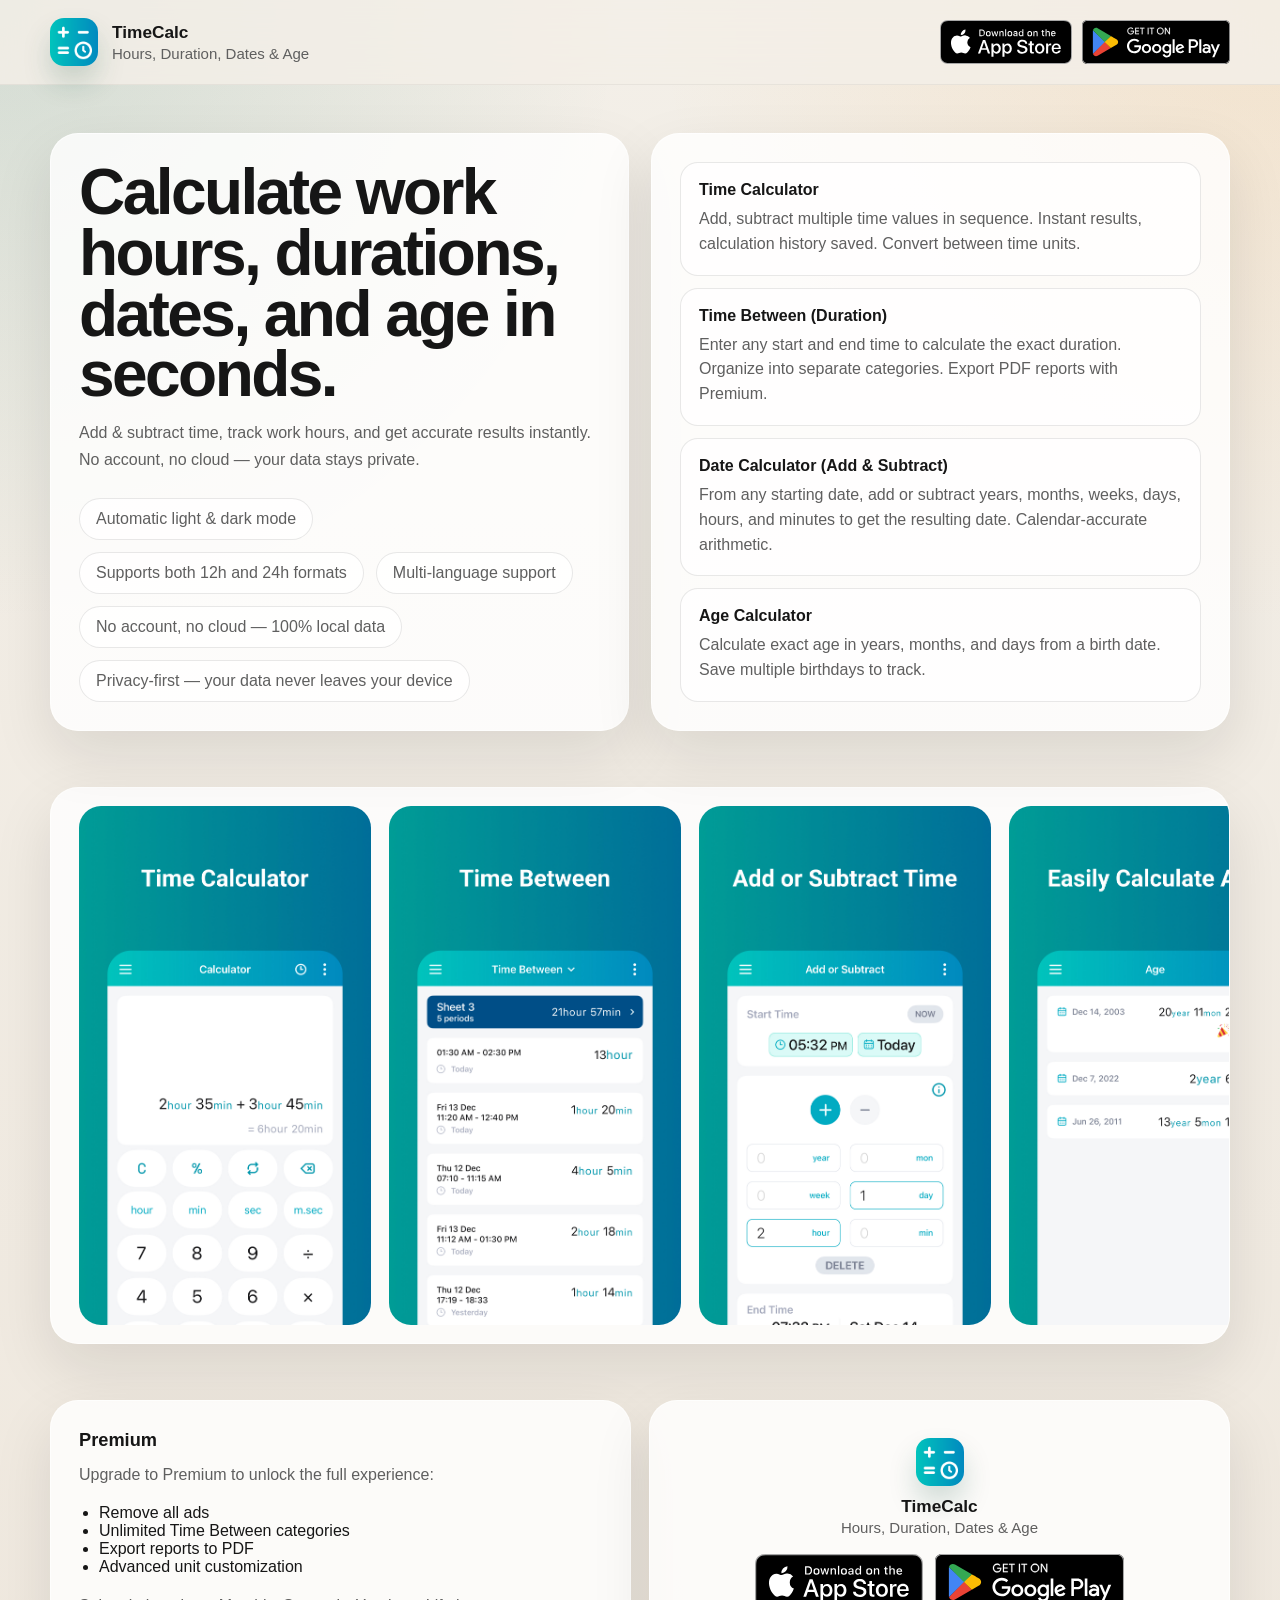
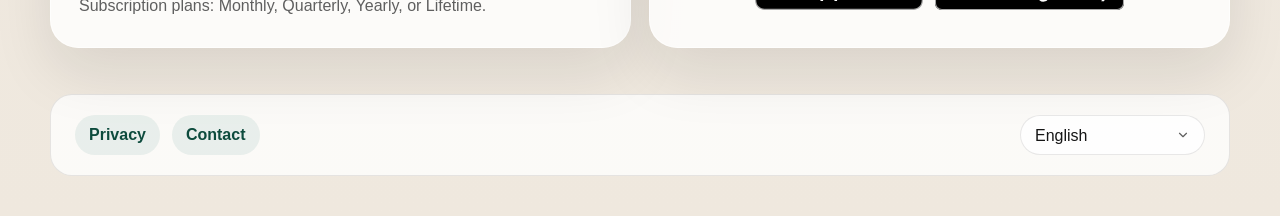
<file: index.html>
<!DOCTYPE html>
<html lang="en">
<head>
    <meta charset="UTF-8">
    <meta name="viewport" content="width=device-width, initial-scale=1.0">
    <title>TimeCalc | Hours, Duration, Dates & Age</title>
    <meta name="description" content="Calculate work hours, durations, dates, and age in seconds.">
    <!-- Favicon -->
    <link rel="icon" type="image/png" href="./imgs/favicon.png">
    <link rel="apple-touch-icon" href="./imgs/favicon.png">
    <link rel="stylesheet" href="./site.css">
</head>
<body data-page="landing">
    <header class="site-header">
        <div class="container header-row">
            <a class="brand" href="./">
                <img class="brand-mark" src="./imgs/timecalc-icon.png" alt="TimeCalc app icon">
                <span class="brand-copy">
                    <span class="brand-title" data-i18n-common="appName">TimeCalc</span>
                    <span class="brand-subtitle" data-i18n-common="subtitle">Hours, Duration, Dates &amp; Age</span>
                </span>
            </a>

            <div class="header-store-buttons" aria-label="Download TimeCalc">
                <a class="store-link os-store-link" data-store-platform="ios" href="https://apps.apple.com/us/app/time-calculator/id1369060155" target="_blank" rel="noreferrer">
                    <img id="app-store-badge-header" class="store-badge store-badge-header" src="./imgs/store-badges/app-store/en.svg" alt="Download on the App Store">
                </a>
                <a class="store-link os-store-link" data-store-platform="android" href="https://play.google.com/store/apps/details?id=com.teaxapp.hourcal" target="_blank" rel="noreferrer">
                    <img id="google-play-badge-header" class="store-badge store-badge-header" src="./imgs/store-badges/google-play/en.svg" alt="Get it on Google Play">
                </a>
            </div>
        </div>
    </header>

    <main>
        <section class="hero">
            <div class="container hero-grid">
                <div class="hero-copy">
                    <h1 data-i18n="landing.heroTitle">Calculate work hours, durations, dates, and age in seconds.</h1>
                    <p data-i18n="landing.heroText">Add & subtract time, track work hours, and get accurate results instantly. No account, no cloud — your data stays private.</p>

                    <div class="meta-row">
                        <span class="meta-pill" data-i18n="landing.keyFeature1">Automatic light &amp; dark mode</span>
                        <span class="meta-pill" data-i18n="landing.keyFeature2">Supports both 12h and 24h formats</span>
                        <span class="meta-pill" data-i18n="landing.keyFeature3">Multi-language support</span>
                        <span class="meta-pill" data-i18n="landing.keyFeature4">No account, no cloud — 100% local data</span>
                        <span class="meta-pill" data-i18n="landing.keyFeature5">Privacy-first — your data never leaves your device</span>
                    </div>
                </div>

                <div class="hero-visual">
                    <div class="phone-card">
                        <div class="phone-panel">
                            <strong data-i18n="landing.phonePanel1">Time Calculator</strong>
                            <p data-i18n="landing.feature1Desc">Add, subtract multiple time values in sequence. Instant results, calculation history saved. Convert between time units.</p>
                        </div>

                        <div class="phone-panel">
                            <strong data-i18n="landing.phonePanel2">Time Between (Duration)</strong>
                            <p data-i18n="landing.feature2Desc">Enter any start and end time to calculate the exact duration. Organize into separate categories. Export PDF reports with Premium.</p>
                        </div>

                        <div class="phone-panel">
                            <strong data-i18n="landing.phonePanel3">Date Calculator (Add &amp; Subtract)</strong>
                            <p data-i18n="landing.feature3Desc">From any starting date, add or subtract years, months, weeks, days, hours, and minutes to get the resulting date. Calendar-accurate arithmetic.</p>
                        </div>

                        <div class="phone-panel">
                            <strong data-i18n="landing.feature4Title">Age Calculator</strong>
                            <p data-i18n="landing.feature4Desc">Calculate exact age in years, months, and days from a birthdate. Save multiple birthdays to track.</p>
                        </div>
                    </div>
                </div>
            </div>
        </section>

        <section class="section" id="features">
            <div class="container">
                <div class="preview-strip" aria-label="TimeCalc app previews">
                    <article class="feature-card">
                        <div class="feature-preview">
                            <img data-preview-index="0" src="./imgs/previews/english/preview_1.png" alt="TimeCalc Time Calculator preview" loading="lazy">
                        </div>
                    </article>

                    <article class="feature-card">
                        <div class="feature-preview">
                            <img data-preview-index="1" src="./imgs/previews/english/preview_2.png" alt="TimeCalc Time Between preview" loading="lazy">
                        </div>
                    </article>

                    <article class="feature-card">
                        <div class="feature-preview">
                            <img data-preview-index="2" src="./imgs/previews/english/preview_3.png" alt="TimeCalc Date Calculator preview" loading="lazy">
                        </div>
                    </article>

                    <article class="feature-card">
                        <div class="feature-preview">
                            <img data-preview-index="3" src="./imgs/previews/english/preview_4.png" alt="TimeCalc Age Calculator preview" loading="lazy">
                        </div>
                    </article>
                </div>
            </div>
        </section>

        <section class="section">
            <div class="container grid-2">
                <article class="section-panel">
                    <h3 data-i18n="landing.premiumTitle">Premium</h3>
                    <p data-i18n="landing.premiumUpgradeText">Upgrade to Premium to unlock the full experience:</p>
                    <ul>
                        <li data-i18n="landing.premium1">Remove all ads</li>
                        <li data-i18n="landing.premium2">Unlimited Time Between categories</li>
                        <li data-i18n="landing.premium3">Export reports to PDF</li>
                        <li data-i18n="landing.premium4">Advanced unit customization</li>
                    </ul>
                    <p class="premium-note" data-i18n="landing.premiumPlansText">Subscription plans: Monthly, Quarterly, Yearly, or Lifetime.</p>
                </article>

                <article class="section-panel download-panel-card" id="download">
                    <div class="download-brand">
                        <img class="brand-mark" src="./imgs/timecalc-icon.png" alt="TimeCalc app icon">
                        <span class="brand-copy">
                            <span class="brand-title" data-i18n-common="appName">TimeCalc</span>
                            <span class="brand-subtitle" data-i18n-common="subtitle">Hours, Duration, Dates &amp; Age</span>
                        </span>
                    </div>
                    <div class="store-buttons">
                        <a class="store-link" href="https://apps.apple.com/us/app/time-calculator/id1369060155" target="_blank" rel="noreferrer">
                            <img id="app-store-badge-section" class="store-badge" src="./imgs/store-badges/app-store/en.svg" alt="Download on the App Store">
                        </a>
                        <a class="store-link" href="https://play.google.com/store/apps/details?id=com.teaxapp.hourcal" target="_blank" rel="noreferrer">
                            <img id="google-play-badge-section" class="store-badge" src="./imgs/store-badges/google-play/en.svg" alt="Get it on Google Play">
                        </a>
                    </div>
                </article>
            </div>
        </section>
    </main>

    <footer class="site-footer">
        <div class="container footer-card">
            <div class="footer-links">
                <a href="/privacy-policy" data-i18n-common="navPrivacy">Privacy</a>
                <a href="/contact" data-i18n-common="navContact">Contact</a>
            </div>
            <select id="language-switcher" class="lang-select"></select>
        </div>
    </footer>

    <script src="./site.js"></script>
</body>
</html>
</file>
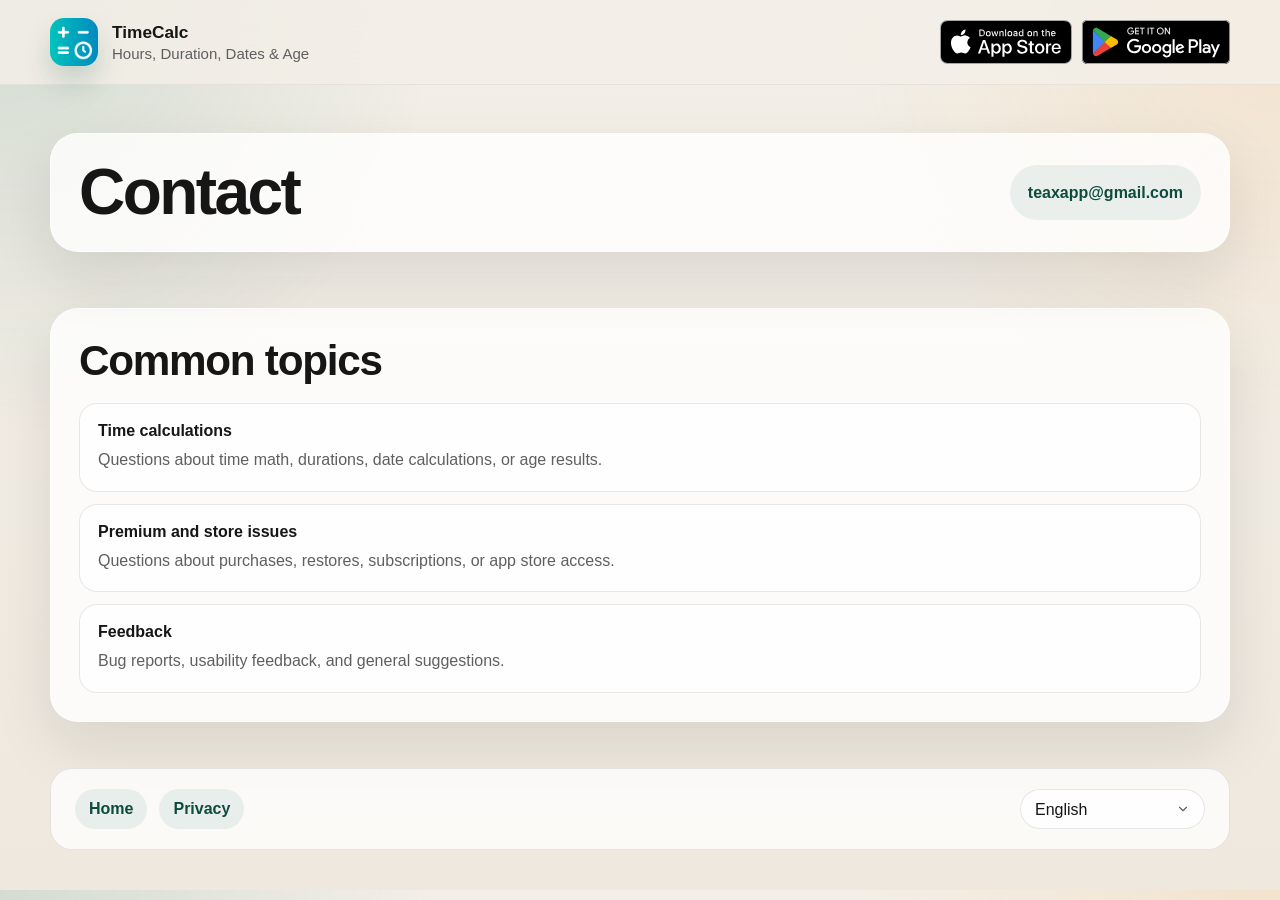
<file: contact/index.html>
<!DOCTYPE html>
<html lang="en">
<head>
    <meta charset="UTF-8">
    <meta name="viewport" content="width=device-width, initial-scale=1.0">
    <title>Contact | TimeCalc</title>
    <meta name="description" content="Contact TimeCalc support.">
    <!-- Favicon -->
    <link rel="icon" type="image/png" href="/imgs/favicon.png">
    <link rel="apple-touch-icon" href="/imgs/favicon.png">
    <link rel="stylesheet" href="/site.css">
</head>
<body data-page="contact">
    <header class="site-header">
        <div class="container header-row">
            <a class="brand" href="../">
                <img class="brand-mark" src="/imgs/timecalc-icon.png" alt="TimeCalc app icon">
                <span class="brand-copy">
                    <span class="brand-title" data-i18n-common="appName">TimeCalc</span>
                    <span class="brand-subtitle" data-i18n-common="subtitle">Hours, Duration, Dates &amp; Age</span>
                </span>
            </a>

            <div class="header-store-buttons" aria-label="Download TimeCalc">
                <a class="store-link os-store-link" data-store-platform="ios" href="https://apps.apple.com/us/app/time-calculator/id1369060155" target="_blank" rel="noreferrer">
                    <img id="app-store-badge-header" class="store-badge store-badge-header" src="/imgs/store-badges/app-store/en.svg" alt="Download on the App Store">
                </a>
                <a class="store-link os-store-link" data-store-platform="android" href="https://play.google.com/store/apps/details?id=com.teaxapp.hourcal" target="_blank" rel="noreferrer">
                    <img id="google-play-badge-header" class="store-badge store-badge-header" src="/imgs/store-badges/google-play/en.svg" alt="Get it on Google Play">
                </a>
            </div>
        </div>
    </header>

    <main>
        <section class="page-hero">
            <div class="container contact-layout contact-layout-single">
                <article class="contact-card contact-info-card">
                    <h1 data-i18n="contact.title">Contact</h1>
                    <p><a class="contact-email" href="mailto:teaxapp@gmail.com" data-i18n-common="contactEmail">teaxapp@gmail.com</a></p>
                </article>
            </div>
        </section>

        <section class="section contact-topics-section">
            <div class="container">
                <article class="section-panel contact-topics-card">
                    <div class="section-header">
                        <h2 class="section-title" data-i18n="contact.topicsTitle">Common topics</h2>
                    </div>

                    <div class="hero-visual contact-topics-visual">
                        <div class="phone-card">
                            <div class="phone-panel">
                                <strong data-i18n="contact.topic1Title">Time calculations</strong>
                                <p data-i18n="contact.topic1Text">Questions about time math, durations, date calculations, or age results.</p>
                            </div>

                            <div class="phone-panel">
                                <strong data-i18n="contact.topic2Title">Premium and store issues</strong>
                                <p data-i18n="contact.topic2Text">Questions about purchases, restores, subscriptions, or app store access.</p>
                            </div>

                            <div class="phone-panel">
                                <strong data-i18n="contact.topic3Title">Feedback</strong>
                                <p data-i18n="contact.topic3Text">Bug reports, usability feedback, and general suggestions.</p>
                            </div>
                        </div>
                    </div>
                </article>
            </div>
        </section>
    </main>

    <footer class="site-footer">
        <div class="container footer-card">
            <div class="footer-links">
                <a href="../" data-i18n-common="navHome">Home</a>
                <a href="/privacy-policy" data-i18n-common="navPrivacy">Privacy</a>
            </div>
            <select id="language-switcher" class="lang-select"></select>
        </div>
    </footer>

    <script src="/site.js"></script>
</body>
</html>
</file>
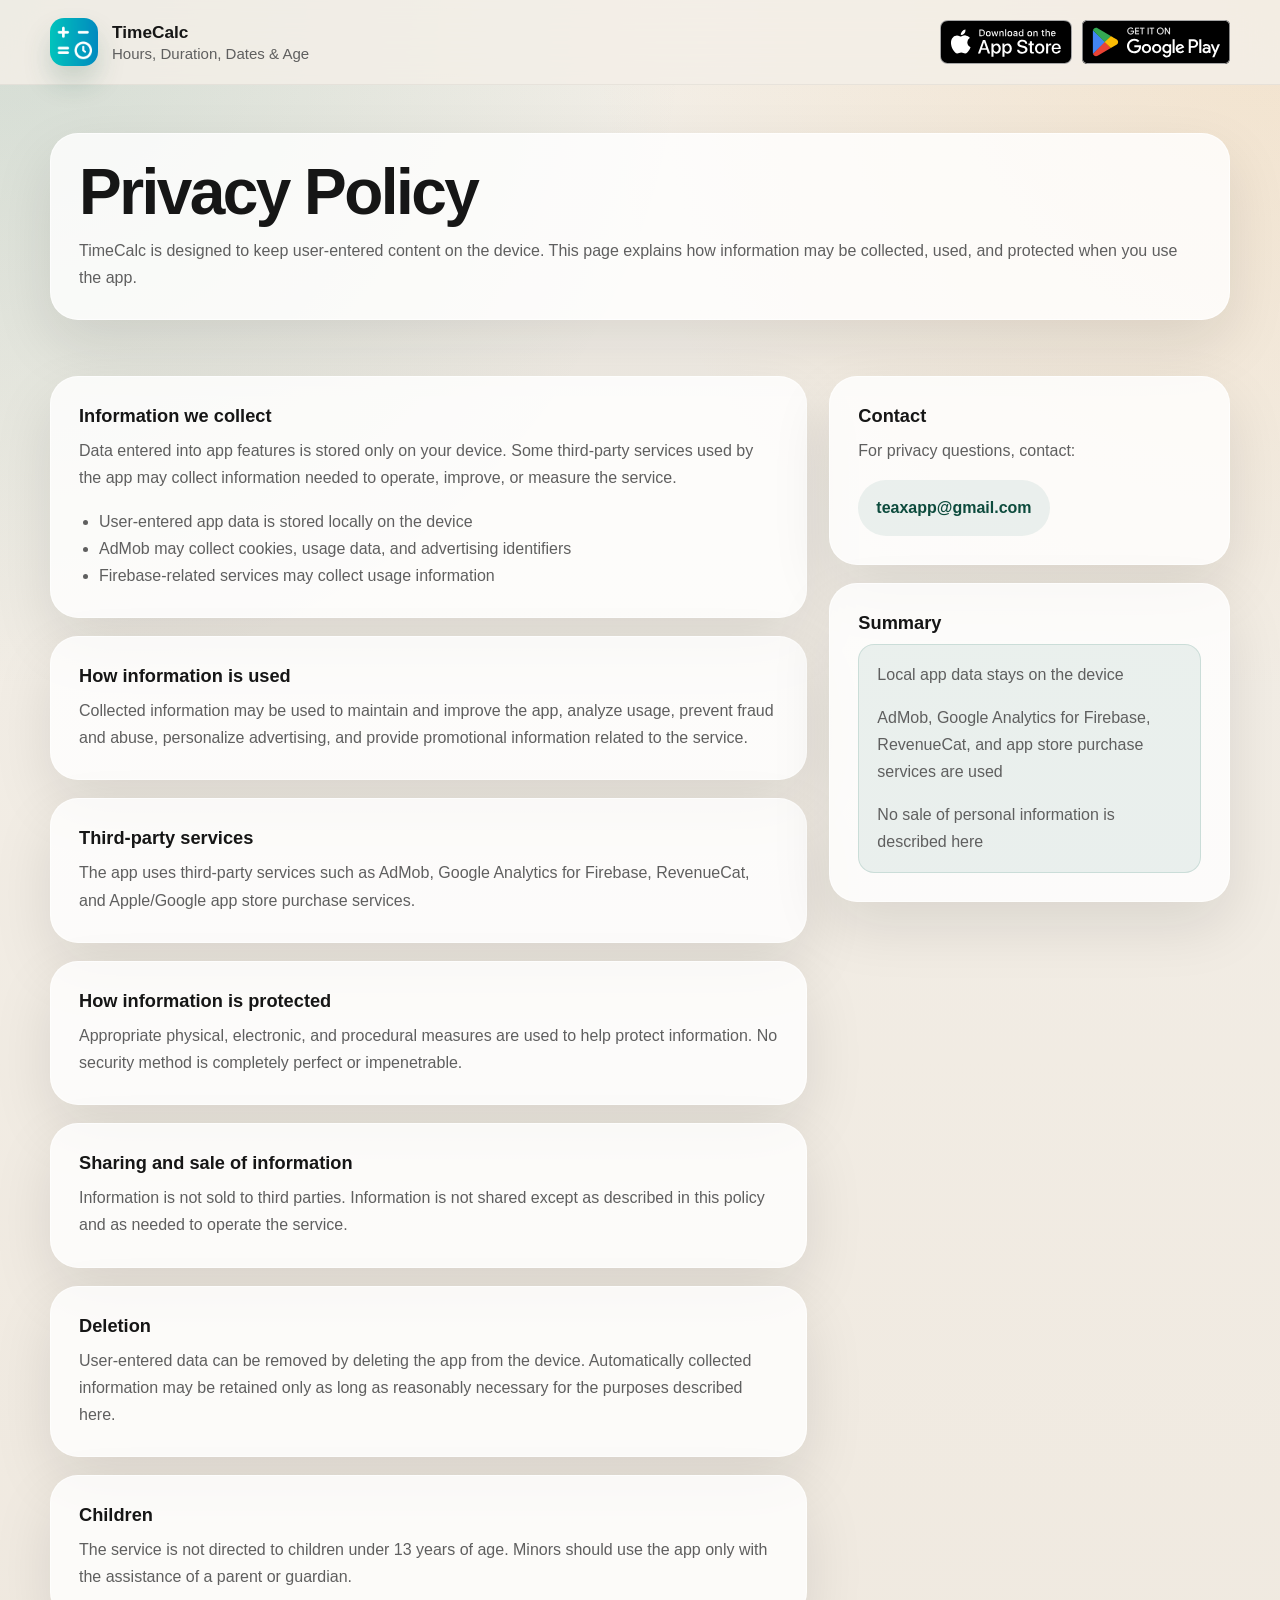
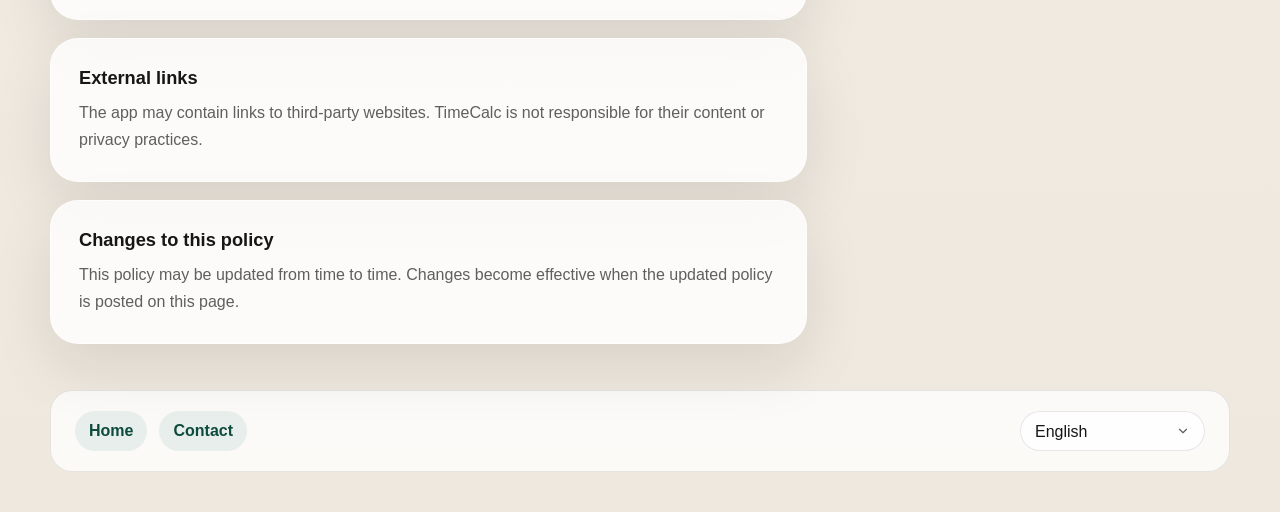
<file: privacy-policy/index.html>
<!DOCTYPE html>
<html lang="en">
<head>
    <meta charset="UTF-8">
    <meta name="viewport" content="width=device-width, initial-scale=1.0">
    <title>Privacy Policy | TimeCalc</title>
    <meta name="description" content="Privacy Policy for TimeCalc.">
    <!-- Favicon -->
    <link rel="icon" type="image/png" href="/imgs/favicon.png">
    <link rel="apple-touch-icon" href="/imgs/favicon.png">
    <link rel="stylesheet" href="/site.css">
</head>
<body data-page="privacy">
    <header class="site-header">
        <div class="container header-row">
            <a class="brand" href="../">
                <img class="brand-mark" src="/imgs/timecalc-icon.png" alt="TimeCalc app icon">
                <span class="brand-copy">
                    <span class="brand-title" data-i18n-common="appName">TimeCalc</span>
                    <span class="brand-subtitle" data-i18n-common="subtitle">Hours, Duration, Dates &amp; Age</span>
                </span>
            </a>

            <div class="header-store-buttons" aria-label="Download TimeCalc">
                <a class="store-link os-store-link" data-store-platform="ios" href="https://apps.apple.com/us/app/time-calculator/id1369060155" target="_blank" rel="noreferrer">
                    <img id="app-store-badge-header" class="store-badge store-badge-header" src="/imgs/store-badges/app-store/en.svg" alt="Download on the App Store">
                </a>
                <a class="store-link os-store-link" data-store-platform="android" href="https://play.google.com/store/apps/details?id=com.teaxapp.hourcal" target="_blank" rel="noreferrer">
                    <img id="google-play-badge-header" class="store-badge store-badge-header" src="/imgs/store-badges/google-play/en.svg" alt="Get it on Google Play">
                </a>
            </div>
        </div>
    </header>

    <main>
        <section class="page-hero">
            <div class="container">
                <div class="page-hero-card">
                    <h1 data-i18n="privacy.title">Privacy Policy</h1>
                    <p data-i18n="privacy.intro">TimeCalc is designed to keep user-entered content on the device. This page explains how information may be collected, used, and protected when you use the app.</p>
                </div>
            </div>
        </section>

        <section class="section">
            <div class="container legal-layout">
                <div>
                    <article class="legal-card">
                        <h2 data-i18n="privacy.section1Title">Information we collect</h2>
                        <p data-i18n="privacy.section1Text">Data entered into app features is stored only on your device. Some third-party services used by the app may collect information needed to operate, improve, or measure the service.</p>
                        <ul>
                            <li data-i18n="privacy.section1Bullet1">User-entered app data is stored locally on the device</li>
                            <li data-i18n="privacy.section1Bullet2">AdMob may collect cookies, usage data, and advertising identifiers</li>
                            <li data-i18n="privacy.section1Bullet3">Firebase-related services may collect usage information</li>
                        </ul>
                    </article>

                    <article class="legal-card">
                        <h2 data-i18n="privacy.section2Title">How information is used</h2>
                        <p data-i18n="privacy.section2Text">Collected information may be used to maintain and improve the app, analyze usage, prevent fraud and abuse, personalize advertising, and provide promotional information related to the service.</p>
                    </article>

                    <article class="legal-card">
                        <h2 data-i18n="privacy.section3Title">Third-party services</h2>
                        <p data-i18n="privacy.section3Text">The app uses third-party services such as AdMob, Google Analytics for Firebase, RevenueCat, and Apple/Google app store purchase services.</p>
                    </article>

                    <article class="legal-card">
                        <h2 data-i18n="privacy.section4Title">How information is protected</h2>
                        <p data-i18n="privacy.section4Text">Appropriate physical, electronic, and procedural measures are used to help protect information. No security method is completely perfect or impenetrable.</p>
                    </article>

                    <article class="legal-card">
                        <h2 data-i18n="privacy.section5Title">Sharing and sale of information</h2>
                        <p data-i18n="privacy.section5Text">Information is not sold to third parties. Information is not shared except as described in this policy and as needed to operate the service.</p>
                    </article>

                    <article class="legal-card">
                        <h2 data-i18n="privacy.section6Title">Deletion</h2>
                        <p data-i18n="privacy.section6Text">User-entered data can be removed by deleting the app from the device. Automatically collected information may be retained only as long as reasonably necessary for the purposes described here.</p>
                    </article>

                    <article class="legal-card">
                        <h2 data-i18n="privacy.section7Title">Children</h2>
                        <p data-i18n="privacy.section7Text">The service is not directed to children under 13 years of age. Minors should use the app only with the assistance of a parent or guardian.</p>
                    </article>

                    <article class="legal-card">
                        <h2 data-i18n="privacy.section8Title">External links</h2>
                        <p data-i18n="privacy.section8Text">The app may contain links to third-party websites. TimeCalc is not responsible for their content or privacy practices.</p>
                    </article>

                    <article class="legal-card">
                        <h2 data-i18n="privacy.section9Title">Changes to this policy</h2>
                        <p data-i18n="privacy.section9Text">This policy may be updated from time to time. Changes become effective when the updated policy is posted on this page.</p>
                    </article>
                </div>

                <aside>
                    <article class="contact-card">
                        <h2 data-i18n="privacy.contactTitle">Contact</h2>
                        <p data-i18n="privacy.contactText">For privacy questions, contact:</p>
                        <p><a class="contact-email" href="mailto:teaxapp@gmail.com" data-i18n-common="contactEmail">teaxapp@gmail.com</a></p>
                    </article>

                    <article class="contact-card">
                        <h2 data-i18n="privacy.summaryTitle">Summary</h2>
                        <div class="note">
                            <p data-i18n="privacy.summary1">Local app data stays on the device</p>
                            <p data-i18n="privacy.summary2">AdMob, Google Analytics for Firebase, RevenueCat, and app store purchase services are used</p>
                            <p data-i18n="privacy.summary3">No sale of personal information is described here</p>
                        </div>
                    </article>
                </aside>
            </div>
        </section>
    </main>

    <footer class="site-footer">
        <div class="container footer-card">
            <div class="footer-links">
                <a href="../" data-i18n-common="navHome">Home</a>
                <a href="/contact" data-i18n-common="navContact">Contact</a>
            </div>
            <select id="language-switcher" class="lang-select"></select>
        </div>
    </footer>

    <script src="/site.js"></script>
</body>
</html>
</file>
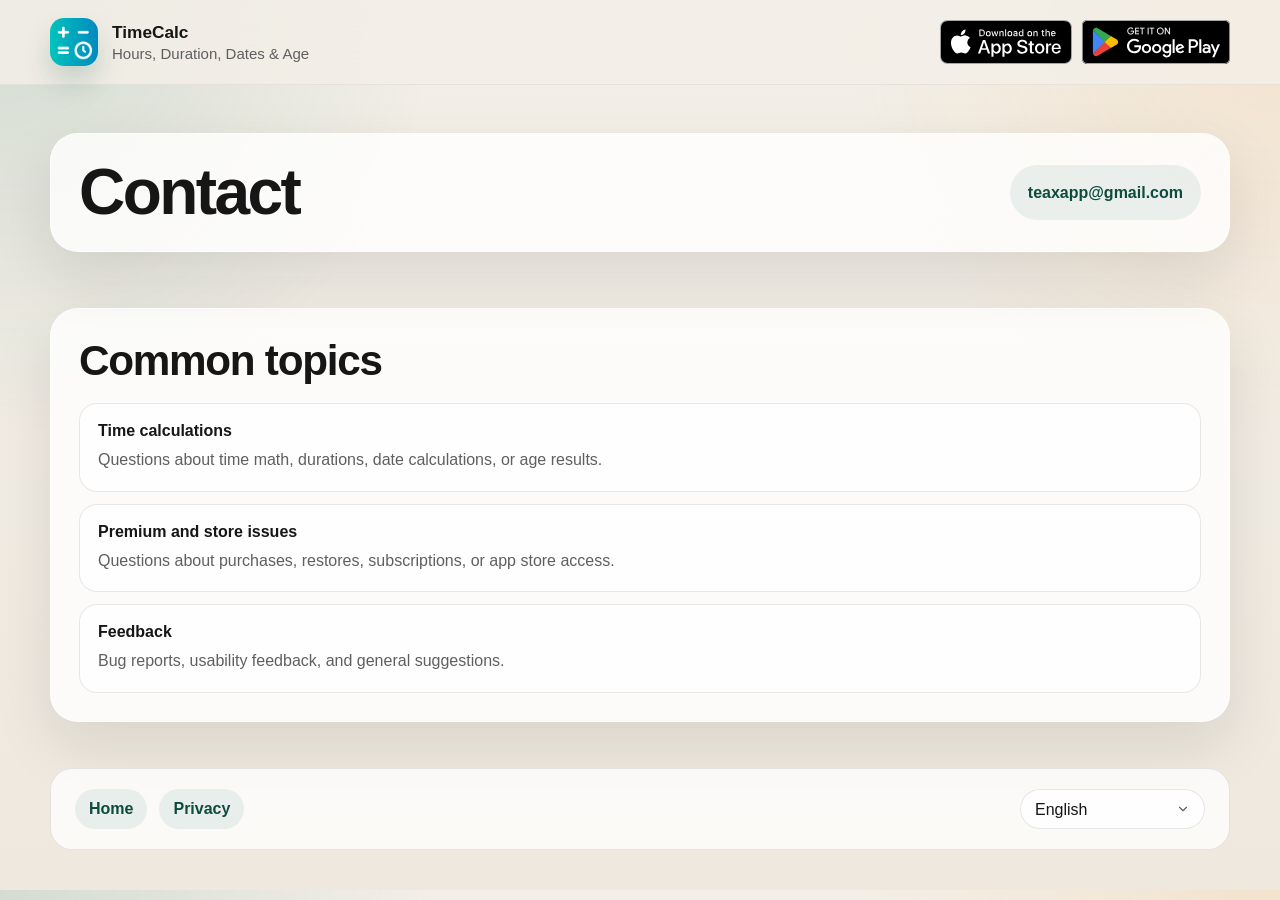
<file: contact.html>
<!DOCTYPE html>
<html lang="en">
<head>
    <meta charset="UTF-8">
    <meta name="viewport" content="width=device-width, initial-scale=1.0">
    <title>Contact | TimeCalc</title>
    <meta name="description" content="Contact TimeCalc support.">
    <link rel="stylesheet" href="./site.css">
</head>
<body data-page="contact">
    <header class="site-header">
        <div class="container header-row">
            <a class="brand" href="./">
                <img class="brand-mark" src="./imgs/timecalc-icon.png" alt="TimeCalc app icon">
                <span class="brand-copy">
                    <span class="brand-title" data-i18n-common="appName">TimeCalc</span>
                    <span class="brand-subtitle" data-i18n-common="subtitle">Hours, Duration, Dates &amp; Age</span>
                </span>
            </a>

            <div class="header-store-buttons" aria-label="Download TimeCalc">
                <a class="store-link os-store-link" data-store-platform="ios" href="https://apps.apple.com/us/app/time-calculator/id1369060155" target="_blank" rel="noreferrer">
                    <img id="app-store-badge-header" class="store-badge store-badge-header" src="./imgs/store-badges/app-store/en.svg" alt="Download on the App Store">
                </a>
                <a class="store-link os-store-link" data-store-platform="android" href="https://play.google.com/store/apps/details?id=com.teaxapp.hourcal" target="_blank" rel="noreferrer">
                    <img id="google-play-badge-header" class="store-badge store-badge-header" src="./imgs/store-badges/google-play/en.svg" alt="Get it on Google Play">
                </a>
            </div>
        </div>
    </header>

    <main>
        <section class="page-hero">
            <div class="container contact-layout contact-layout-single">
                <article class="contact-card contact-info-card">
                    <h1 data-i18n="contact.title">Contact</h1>
                    <p><a class="contact-email" href="mailto:teaxapp@gmail.com" data-i18n-common="contactEmail">teaxapp@gmail.com</a></p>
                </article>
            </div>
        </section>

        <section class="section contact-topics-section">
            <div class="container">
                <article class="section-panel contact-topics-card">
                    <div class="section-header">
                        <h2 class="section-title" data-i18n="contact.topicsTitle">Common topics</h2>
                    </div>

                    <div class="hero-visual contact-topics-visual">
                        <div class="phone-card">
                            <div class="phone-panel">
                                <strong data-i18n="contact.topic1Title">Time calculations</strong>
                                <p data-i18n="contact.topic1Text">Questions about time math, durations, date calculations, or age results.</p>
                            </div>

                            <div class="phone-panel">
                                <strong data-i18n="contact.topic2Title">Premium and store issues</strong>
                                <p data-i18n="contact.topic2Text">Questions about purchases, restores, subscriptions, or app store access.</p>
                            </div>

                            <div class="phone-panel">
                                <strong data-i18n="contact.topic3Title">Feedback</strong>
                                <p data-i18n="contact.topic3Text">Bug reports, usability feedback, and general suggestions.</p>
                            </div>
                        </div>
                    </div>
                </article>
            </div>
        </section>
    </main>

    <footer class="site-footer">
        <div class="container footer-card">
            <div class="footer-links">
                <a href="./" data-i18n-common="navHome">Home</a>
                <a href="./privacy-policy.html" data-i18n-common="navPrivacy">Privacy</a>
            </div>
            <select id="language-switcher" class="lang-select"></select>
        </div>
    </footer>

    <script src="./site.js"></script>
</body>
</html>
</file>
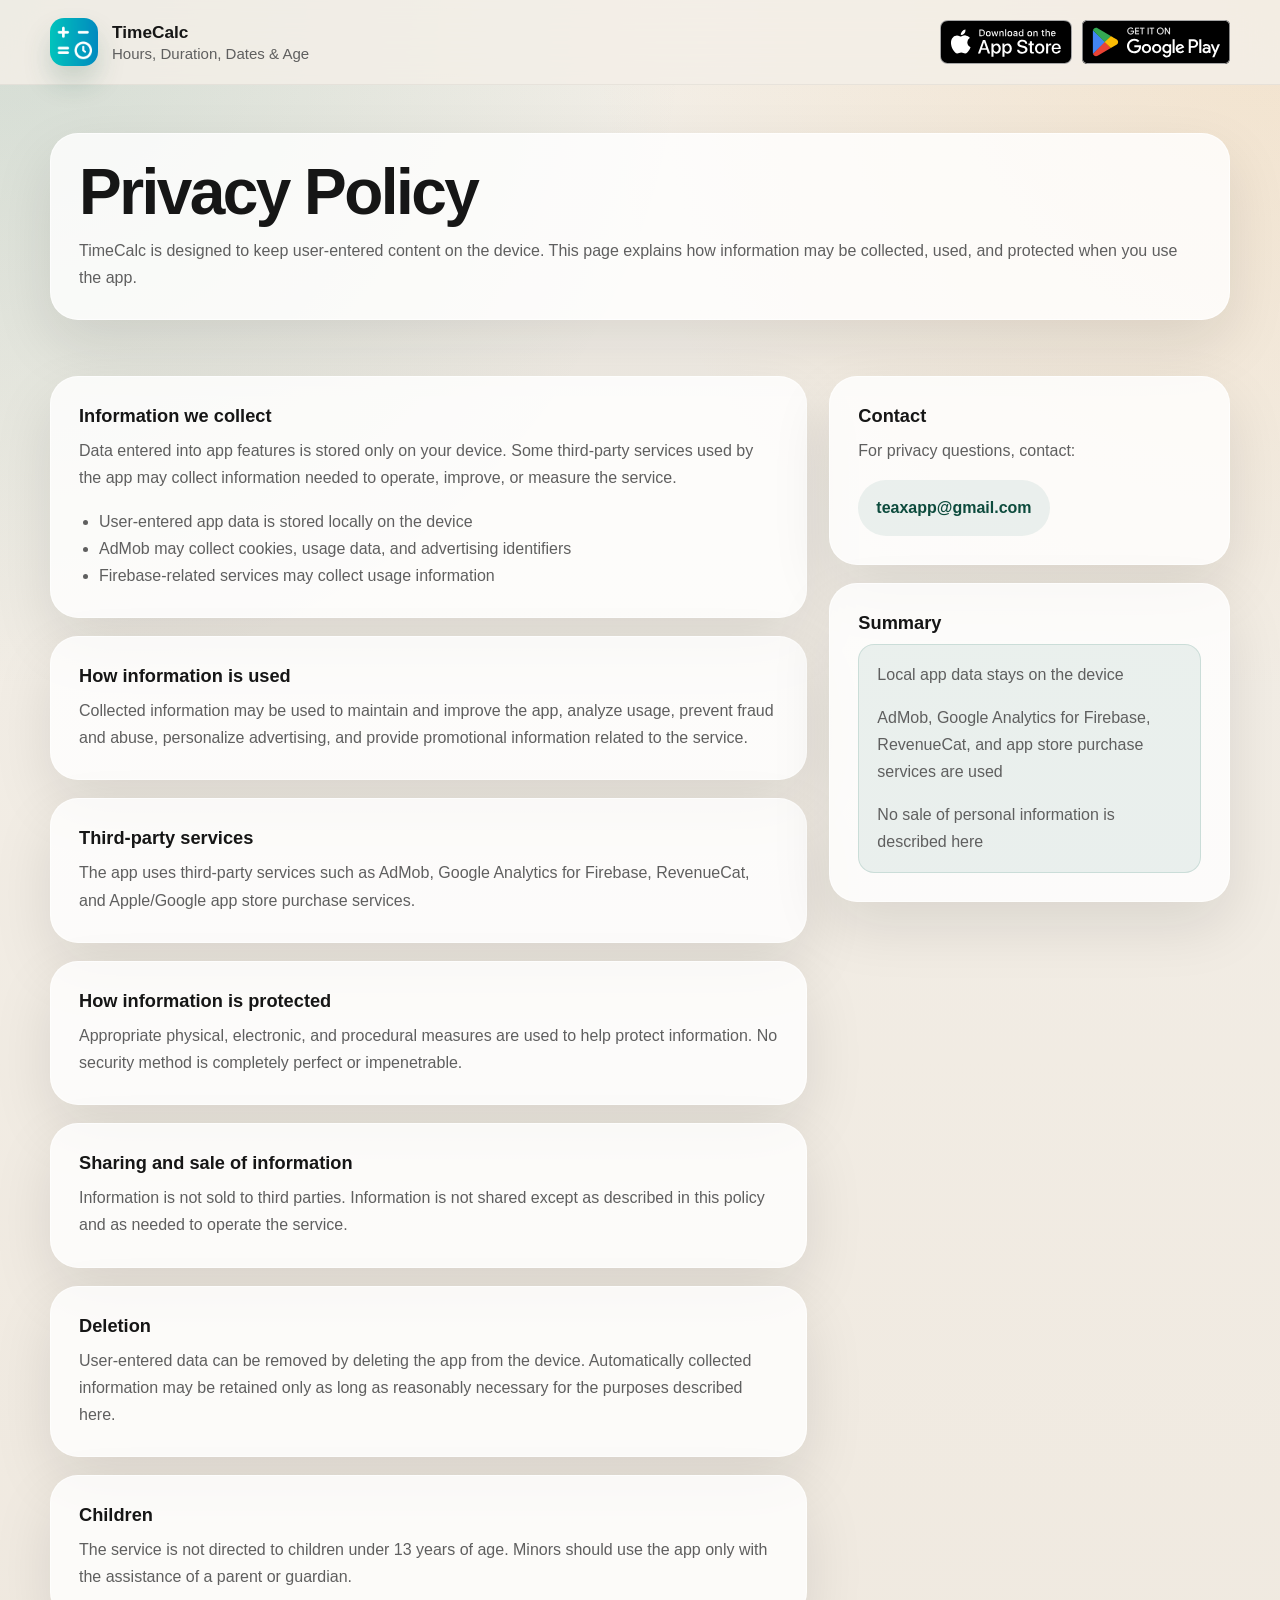
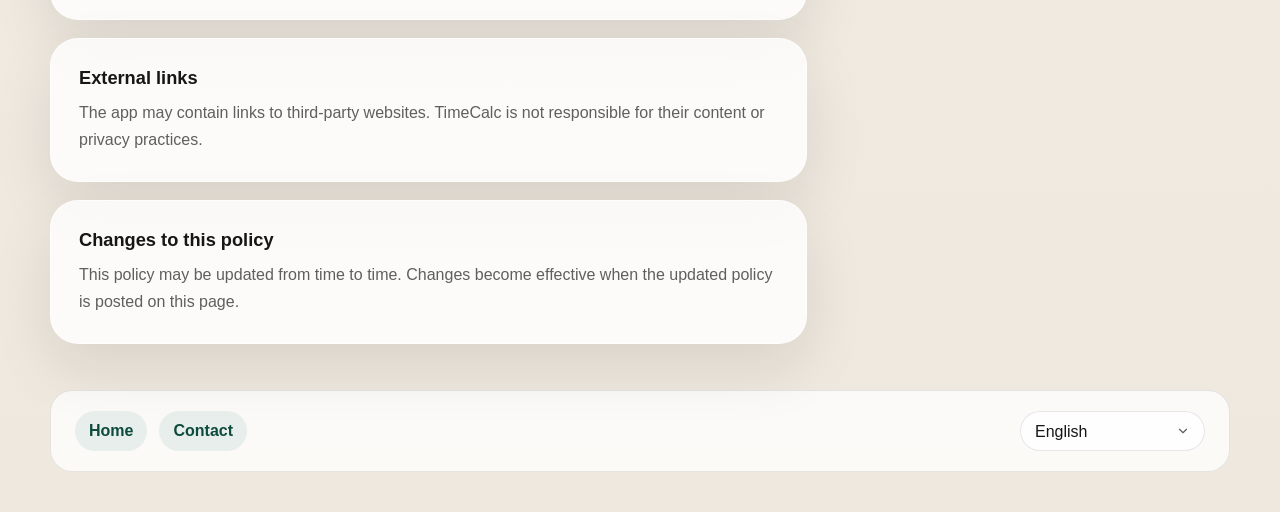
<file: privacy-policy.html>
<!DOCTYPE html>
<html lang="en">
<head>
    <meta charset="UTF-8">
    <meta name="viewport" content="width=device-width, initial-scale=1.0">
    <title>Privacy Policy | TimeCalc</title>
    <meta name="description" content="Privacy Policy for TimeCalc.">
    <link rel="stylesheet" href="./site.css">
</head>
<body data-page="privacy">
    <header class="site-header">
        <div class="container header-row">
            <a class="brand" href="./">
                <img class="brand-mark" src="./imgs/timecalc-icon.png" alt="TimeCalc app icon">
                <span class="brand-copy">
                    <span class="brand-title" data-i18n-common="appName">TimeCalc</span>
                    <span class="brand-subtitle" data-i18n-common="subtitle">Hours, Duration, Dates &amp; Age</span>
                </span>
            </a>

            <div class="header-store-buttons" aria-label="Download TimeCalc">
                <a class="store-link os-store-link" data-store-platform="ios" href="https://apps.apple.com/us/app/time-calculator/id1369060155" target="_blank" rel="noreferrer">
                    <img id="app-store-badge-header" class="store-badge store-badge-header" src="./imgs/store-badges/app-store/en.svg" alt="Download on the App Store">
                </a>
                <a class="store-link os-store-link" data-store-platform="android" href="https://play.google.com/store/apps/details?id=com.teaxapp.hourcal" target="_blank" rel="noreferrer">
                    <img id="google-play-badge-header" class="store-badge store-badge-header" src="./imgs/store-badges/google-play/en.svg" alt="Get it on Google Play">
                </a>
            </div>
        </div>
    </header>

    <main>
        <section class="page-hero">
            <div class="container">
                <div class="page-hero-card">
                    <h1 data-i18n="privacy.title">Privacy Policy</h1>
                    <p data-i18n="privacy.intro">TimeCalc is designed to keep user-entered content on the device. This page explains how information may be collected, used, and protected when you use the app.</p>
                </div>
            </div>
        </section>

        <section class="section">
            <div class="container legal-layout">
                <div>
                    <article class="legal-card">
                        <h2 data-i18n="privacy.section1Title">Information we collect</h2>
                        <p data-i18n="privacy.section1Text">Data entered into app features is stored only on your device. Some third-party services used by the app may collect information needed to operate, improve, or measure the service.</p>
                        <ul>
                            <li data-i18n="privacy.section1Bullet1">User-entered app data is stored locally on the device</li>
                            <li data-i18n="privacy.section1Bullet2">AdMob may collect cookies, usage data, and advertising identifiers</li>
                            <li data-i18n="privacy.section1Bullet3">Firebase-related services may collect usage information</li>
                        </ul>
                    </article>

                    <article class="legal-card">
                        <h2 data-i18n="privacy.section2Title">How information is used</h2>
                        <p data-i18n="privacy.section2Text">Collected information may be used to maintain and improve the app, analyze usage, prevent fraud and abuse, personalize advertising, and provide promotional information related to the service.</p>
                    </article>

                    <article class="legal-card">
                        <h2 data-i18n="privacy.section3Title">Third-party services</h2>
                        <p data-i18n="privacy.section3Text">The app uses third-party services such as AdMob and Firebase-related services, including Google Analytics for Firebase, Firebase Remote Config, Firebase Dynamic Links, and Firebase Predictions.</p>
                    </article>

                    <article class="legal-card">
                        <h2 data-i18n="privacy.section4Title">How information is protected</h2>
                        <p data-i18n="privacy.section4Text">Appropriate physical, electronic, and procedural measures are used to help protect information. No security method is completely perfect or impenetrable.</p>
                    </article>

                    <article class="legal-card">
                        <h2 data-i18n="privacy.section5Title">Sharing and sale of information</h2>
                        <p data-i18n="privacy.section5Text">Information is not sold to third parties. Information is not shared except as described in this policy and as needed to operate the service.</p>
                    </article>

                    <article class="legal-card">
                        <h2 data-i18n="privacy.section6Title">Deletion</h2>
                        <p data-i18n="privacy.section6Text">User-entered data can be removed by deleting the app from the device. Automatically collected information may be retained only as long as reasonably necessary for the purposes described here.</p>
                    </article>

                    <article class="legal-card">
                        <h2 data-i18n="privacy.section7Title">Children</h2>
                        <p data-i18n="privacy.section7Text">The service is not directed to children under 13 years of age. Minors should use the app only with the assistance of a parent or guardian.</p>
                    </article>

                    <article class="legal-card">
                        <h2 data-i18n="privacy.section8Title">External links</h2>
                        <p data-i18n="privacy.section8Text">The app may contain links to third-party websites. TimeCalc is not responsible for their content or privacy practices.</p>
                    </article>

                    <article class="legal-card">
                        <h2 data-i18n="privacy.section9Title">Changes to this policy</h2>
                        <p data-i18n="privacy.section9Text">This policy may be updated from time to time. Changes become effective when the updated policy is posted on this page.</p>
                    </article>
                </div>

                <aside>
                    <article class="contact-card">
                        <h2 data-i18n="privacy.contactTitle">Contact</h2>
                        <p data-i18n="privacy.contactText">For privacy questions, contact:</p>
                        <p><a class="contact-email" href="mailto:teaxapp@gmail.com" data-i18n-common="contactEmail">teaxapp@gmail.com</a></p>
                    </article>

                    <article class="contact-card">
                        <h2 data-i18n="privacy.summaryTitle">Summary</h2>
                        <div class="note">
                            <p data-i18n="privacy.summary1">Local app data stays on the device</p>
                            <p data-i18n="privacy.summary2">AdMob and Firebase-related services are used</p>
                            <p data-i18n="privacy.summary3">No sale of personal information is described here</p>
                        </div>
                    </article>
                </aside>
            </div>
        </section>
    </main>

    <footer class="site-footer">
        <div class="container footer-card">
            <div class="footer-links">
                <a href="./" data-i18n-common="navHome">Home</a>
                <a href="./contact.html" data-i18n-common="navContact">Contact</a>
            </div>
            <select id="language-switcher" class="lang-select"></select>
        </div>
    </footer>

    <script src="./site.js"></script>
</body>
</html>
</file>
<file: site.css>
:root {
    --bg: #f3efe8;
    --bg-2: #efe8de;
    --surface: rgba(255, 255, 255, 0.8);
    --surface-strong: #ffffff;
    --line: rgba(36, 36, 36, 0.1);
    --text: #161616;
    --text-muted: #5f5f5f;
    --brand: #146b57;
    --brand-strong: #0d4b3d;
    --accent: #f1a443;
    --shadow: 0 24px 60px rgba(20, 20, 20, 0.1);
    --radius-xl: 28px;
    --radius-lg: 20px;
    --radius-md: 14px;
    --max-width: 1180px;
    --font-sans: -apple-system, BlinkMacSystemFont, "SF Pro Text", "Segoe UI", "Roboto", "Helvetica Neue", Arial, sans-serif;
}

* {
    box-sizing: border-box;
}

html {
    scroll-behavior: smooth;
}

body {
    margin: 0;
    color: var(--text);
    font-family: var(--font-sans);
    background:
        radial-gradient(circle at top left, rgba(20, 107, 87, 0.14), transparent 28%),
        radial-gradient(circle at top right, rgba(241, 164, 67, 0.16), transparent 28%),
        linear-gradient(180deg, var(--bg) 0%, var(--bg-2) 100%);
}

a {
    color: inherit;
    text-decoration: none;
}

img {
    display: block;
    max-width: 100%;
}

.container {
    width: min(var(--max-width), calc(100% - 32px));
    margin: 0 auto;
}

.site-header {
    position: sticky;
    top: 0;
    z-index: 20;
    backdrop-filter: blur(18px);
    background: rgba(243, 239, 232, 0.84);
    border-bottom: 1px solid rgba(0, 0, 0, 0.05);
}

.header-row {
    display: flex;
    align-items: center;
    justify-content: space-between;
    gap: 20px;
    padding: 18px 0;
}

.brand {
    display: inline-flex;
    align-items: center;
    gap: 14px;
}

.brand-mark {
    width: 48px;
    height: 48px;
    border-radius: 14px;
    box-shadow: 0 16px 28px rgba(13, 75, 61, 0.18);
}

.brand-copy {
    display: grid;
    gap: 2px;
}

.brand-title {
    font-size: 1.08rem;
    font-weight: 800;
}

.brand-subtitle {
    color: var(--text-muted);
    font-size: 0.94rem;
}

.header-store-buttons {
    display: flex;
    align-items: center;
    justify-content: flex-end;
    gap: 10px;
    flex-wrap: wrap;
}

.os-store-link.is-hidden {
    display: none;
}

.nav-wrap {
    display: flex;
    align-items: center;
    gap: 12px;
    flex-wrap: wrap;
}

.nav {
    display: flex;
    align-items: center;
    gap: 6px;
    flex-wrap: wrap;
}

.nav a {
    padding: 10px 14px;
    border-radius: 999px;
    color: var(--text-muted);
    transition: background-color 160ms ease, color 160ms ease;
}

.nav a:hover,
.nav a:focus-visible {
    background: rgba(20, 107, 87, 0.08);
    color: var(--brand-strong);
}

.lang-select {
    min-height: 42px;
    border-radius: 999px;
    border: 1px solid var(--line);
    background: rgba(255, 255, 255, 0.8);
    padding: 0 40px 0 14px;
    color: var(--text);
    font: inherit;
    appearance: none;
    -webkit-appearance: none;
    background-image: url("data:image/svg+xml,%3Csvg xmlns='http://www.w3.org/2000/svg' width='14' height='14' viewBox='0 0 24 24' fill='none' stroke='%235f5f5f' stroke-width='2' stroke-linecap='round' stroke-linejoin='round'%3E%3Cpath d='m6 9 6 6 6-6'/%3E%3C/svg%3E");
    background-repeat: no-repeat;
    background-position: right 14px center;
    background-size: 14px;
}

.hero,
.page-hero {
    padding: 48px 0 28px;
}

.hero-grid,
.legal-layout,
.contact-layout {
    display: grid;
    gap: 22px;
}

.hero-grid {
    grid-template-columns: repeat(2, minmax(0, 1fr));
    align-items: stretch;
}

.hero-copy,
.hero-visual,
.section-panel,
.feature-card,
.legal-card,
.contact-card,
.page-hero-card {
    background: var(--surface);
    border: 1px solid rgba(255, 255, 255, 0.65);
    border-radius: var(--radius-xl);
    box-shadow: var(--shadow);
}

.hero-copy,
.hero-visual,
.section-panel,
.feature-card,
.legal-card,
.contact-card,
.page-hero-card {
    padding: 28px;
}

.eyebrow {
    display: inline-flex;
    align-items: center;
    gap: 8px;
    padding: 8px 12px;
    border-radius: 999px;
    background: rgba(20, 107, 87, 0.08);
    color: var(--brand-strong);
    font-size: 0.84rem;
    font-weight: 700;
}

h1,
h2,
h3,
h4,
p,
ul {
    margin-top: 0;
}

.hero h1,
.page-hero h1 {
    margin: 0 0 14px;
    font-size: clamp(2.5rem, 5vw, 4.4rem);
    line-height: 0.95;
    letter-spacing: -0.04em;
}

.hero p,
.page-hero p,
.lede,
.feature-card p,
.section-panel p,
.legal-card p,
.contact-card p,
.legal-card li,
.contact-card li {
    color: var(--text-muted);
    line-height: 1.7;
}

.hero-actions,
.store-buttons,
.footer-links {
    display: flex;
    gap: 12px;
    flex-wrap: wrap;
}

.button,
.store-link {
    display: inline-flex;
    align-items: center;
    justify-content: center;
    gap: 12px;
    min-height: 52px;
    padding: 0 22px;
    border-radius: 999px;
    border: 1px solid transparent;
    font-weight: 700;
    transition: transform 160ms ease, box-shadow 160ms ease, background-color 160ms ease;
}

.button:hover,
.store-link:hover,
.button:focus-visible,
.store-link:focus-visible {
    transform: translateY(-1px);
}

.button-primary {
    background: var(--brand);
    color: #fff;
    box-shadow: 0 16px 32px rgba(20, 107, 87, 0.22);
}

.button-secondary {
    background: rgba(255, 255, 255, 0.9);
    color: var(--brand-strong);
    border-color: var(--line);
}

.button-tertiary {
    background: transparent;
    color: var(--text);
    border-color: var(--line);
}

.meta-row {
    display: flex;
    gap: 12px;
    flex-wrap: wrap;
    margin-top: 24px;
}

.meta-pill {
    display: inline-flex;
    align-items: center;
    padding: 11px 16px;
    border-radius: 999px;
    background: rgba(255, 255, 255, 0.76);
    border: 1px solid var(--line);
    color: var(--text-muted);
}

.hero-visual {
    overflow: hidden;
    position: relative;
}

.hero-visual::before {
    display: none;
}

.phone-card {
    position: relative;
    z-index: 1;
    min-height: 100%;
    display: grid;
    gap: 12px;
    padding: 0;
    color: var(--text);
}

.phone-top {
    display: flex;
    align-items: center;
    justify-content: space-between;
    gap: 14px;
    margin-bottom: 16px;
}

.phone-brand {
    display: flex;
    align-items: center;
    gap: 12px;
}

.phone-brand img {
    width: 52px;
    height: 52px;
    border-radius: 16px;
}

.phone-panel {
    position: relative;
    padding: 18px;
    border-radius: 18px;
    background: rgba(255, 255, 255, 0.74);
    border: 1px solid var(--line);
}

.phone-panel p {
    margin: 8px 0 0;
    color: var(--text-muted);
    line-height: 1.55;
}

.phone-panel + .phone-panel {
    margin-top: 0;
}

.calc-line {
    display: flex;
    justify-content: space-between;
    gap: 10px;
    padding: 10px 0;
    border-bottom: 1px solid rgba(255, 255, 255, 0.09);
}

.calc-line:last-child {
    border-bottom: 0;
    padding-bottom: 0;
}

.section {
    padding: 28px 0;
}

.section-header {
    margin-bottom: 24px;
}

.section-title {
    margin-bottom: 0;
    font-size: clamp(1.9rem, 3.3vw, 2.8rem);
    letter-spacing: -0.03em;
}

.hero-copy > :last-child,
.hero-visual > :last-child,
.section-panel > :last-child,
.feature-card > :last-child,
.legal-card > :last-child,
.contact-card > :last-child,
.page-hero-card > :last-child,
.phone-panel > :last-child,
.note > :last-child {
    margin-bottom: 0;
}

.stats-row,
.grid-4,
.grid-3,
.grid-2 {
    display: grid;
    gap: 18px;
}

.stats-row {
    grid-template-columns: repeat(3, minmax(0, 1fr));
}

.grid-4 {
    grid-template-columns: repeat(4, minmax(0, 1fr));
}

.grid-3 {
    grid-template-columns: repeat(3, minmax(0, 1fr));
}

.grid-2 {
    grid-template-columns: repeat(2, minmax(0, 1fr));
}

.stat-card {
    padding: 22px;
    border-radius: var(--radius-lg);
    background: rgba(255, 255, 255, 0.78);
    border: 1px solid var(--line);
}

.stat-value {
    display: block;
    font-size: 1.9rem;
    font-weight: 800;
    margin-bottom: 8px;
}

.feature-card h3,
.section-panel h3,
.legal-card h2,
.contact-card h2 {
    margin-bottom: 10px;
    font-size: 1.14rem;
}

.feature-preview {
    aspect-ratio: 9 / 16;
    overflow: hidden;
    border-radius: 22px;
    background: transparent;
}

.feature-preview img {
    width: 100%;
    height: 100%;
    object-fit: cover;
    object-position: top center;
}

.preview-strip {
    display: flex;
    gap: 18px;
    overflow-x: auto;
    overscroll-behavior-x: contain;
    scroll-snap-type: x proximity;
    padding: 18px 18px 18px 28px;
    scroll-padding-left: 28px;
    border-radius: var(--radius-xl);
    background: var(--surface);
    border: 1px solid rgba(255, 255, 255, 0.65);
    box-shadow: var(--shadow);
    scrollbar-width: thin;
}

.preview-strip .feature-card {
    flex: 0 0 min(292px, 72vw);
    padding: 0;
    background: transparent;
    border: 0;
    border-radius: 22px;
    box-shadow: none;
    scroll-snap-align: start;
}

.feature-icon {
    width: 48px;
    height: 48px;
    border-radius: 14px;
    display: inline-flex;
    align-items: center;
    justify-content: center;
    margin-bottom: 16px;
    background: rgba(20, 107, 87, 0.08);
    color: var(--brand);
    font-weight: 800;
}

.feature-card ul,
.legal-card ul,
.section-panel ul {
    margin: 12px 0 0;
    padding-left: 20px;
}

.premium-note {
    margin: 16px 0 0;
}

.download-panel-card {
    display: flex;
    flex-direction: column;
    align-items: center;
    justify-content: center;
    gap: 18px;
}

.download-brand {
    display: inline-flex;
    flex-direction: column;
    align-items: center;
    justify-content: center;
    gap: 10px;
    text-align: center;
}

.download-brand .brand-copy {
    justify-items: center;
}

.download-panel-card .store-buttons {
    width: 100%;
    justify-content: center;
}

.download-panel {
    display: grid;
    grid-template-columns: minmax(0, 1fr) auto;
    gap: 20px;
    align-items: center;
}

.store-link {
    padding: 0;
    min-width: 0;
    background: transparent;
    color: inherit;
    border: 0;
    min-height: auto;
    border-radius: 0;
    box-shadow: none;
    gap: 0;
    transition: none;
}

.store-badge {
    display: block;
    height: 56px;
    width: auto;
}

.store-link:hover,
.store-link:focus-visible {
    transform: none;
}

.store-badge-header {
    height: 44px;
}

.store-icon {
    width: 22px;
    height: 22px;
    flex: 0 0 auto;
}

.legal-layout,
.contact-layout {
    grid-template-columns: minmax(0, 1.55fr) minmax(280px, 0.82fr);
    padding-bottom: 0;
}

.contact-layout-single {
    grid-template-columns: minmax(0, 1fr);
    padding-bottom: 0;
}

.contact-info-card {
    display: flex;
    align-items: center;
    justify-content: space-between;
    gap: 18px;
    flex-wrap: wrap;
}

.contact-info-card h1,
.contact-info-card p {
    margin: 0;
}

.contact-info-card h1 {
    flex: 1 1 220px;
}

.legal-card + .legal-card,
.contact-card + .contact-card {
    margin-top: 18px;
}

.contact-topics-card .section-header {
    margin-bottom: 18px;
}

.contact-topics-visual {
    padding: 0;
    border: 0;
    border-radius: 0;
    overflow: visible;
    background: transparent;
    box-shadow: none;
}

.contact-topics-card .contact-topics-visual,
.contact-topics-card .phone-card {
    width: 100%;
    margin-inline: 0;
    padding-inline: 0;
}

.note {
    padding: 16px 18px;
    border-radius: 16px;
    background: rgba(20, 107, 87, 0.08);
    border: 1px solid rgba(20, 107, 87, 0.14);
}

.contact-email {
    display: inline-flex;
    align-items: center;
    padding: 14px 18px;
    border-radius: 999px;
    background: rgba(20, 107, 87, 0.08);
    color: var(--brand-strong);
    font-weight: 800;
}

.site-footer {
    padding: 18px 0 40px;
}

.footer-card {
    padding: 20px 24px;
    border-radius: 22px;
    background: rgba(255, 255, 255, 0.76);
    border: 1px solid var(--line);
    display: flex;
    align-items: center;
    justify-content: space-between;
    gap: 18px;
    flex-wrap: wrap;
    color: var(--text-muted);
}

.footer-card .lang-select {
    flex: 0 1 168px;
    min-height: 40px;
}

.footer-links a {
    display: inline-flex;
    align-items: center;
    min-height: 40px;
    padding: 0 14px;
    border-radius: 999px;
    background: rgba(20, 107, 87, 0.08);
    color: var(--brand-strong);
    font-weight: 800;
    transition: background-color 160ms ease, color 160ms ease, transform 160ms ease;
}

.footer-links a:hover,
.footer-links a:focus-visible {
    background: var(--brand);
    color: #fff;
    transform: translateY(-1px);
}

@media (max-width: 980px) {
    .hero-grid,
    .stats-row,
    .grid-4,
    .grid-3,
    .grid-2,
    .legal-layout,
    .contact-layout,
    .download-panel {
        grid-template-columns: 1fr;
    }
}

@media (max-width: 760px) {
    .header-row {
        align-items: center;
    }

    .nav-wrap,
    .nav {
        width: 100%;
    }
}

@media (max-width: 640px) {
    .container {
        width: min(var(--max-width), calc(100% - 20px));
    }

    .hero h1,
    .page-hero h1 {
        font-size: clamp(2.2rem, 11vw, 3.3rem);
    }

    .hero-copy,
    .hero-visual,
    .section-panel,
    .feature-card,
    .legal-card,
    .contact-card,
    .page-hero-card {
        padding: 22px;
    }

    .store-link {
        justify-content: flex-start;
        transform: none;
    }

    .store-badge {
        height: 52px;
    }

    .store-badge-header {
        height: 40px;
    }

    .preview-strip {
        scroll-snap-type: x mandatory;
    }

    .preview-strip .feature-card {
        flex-basis: min(86vw, 360px);
    }
}
</file>
